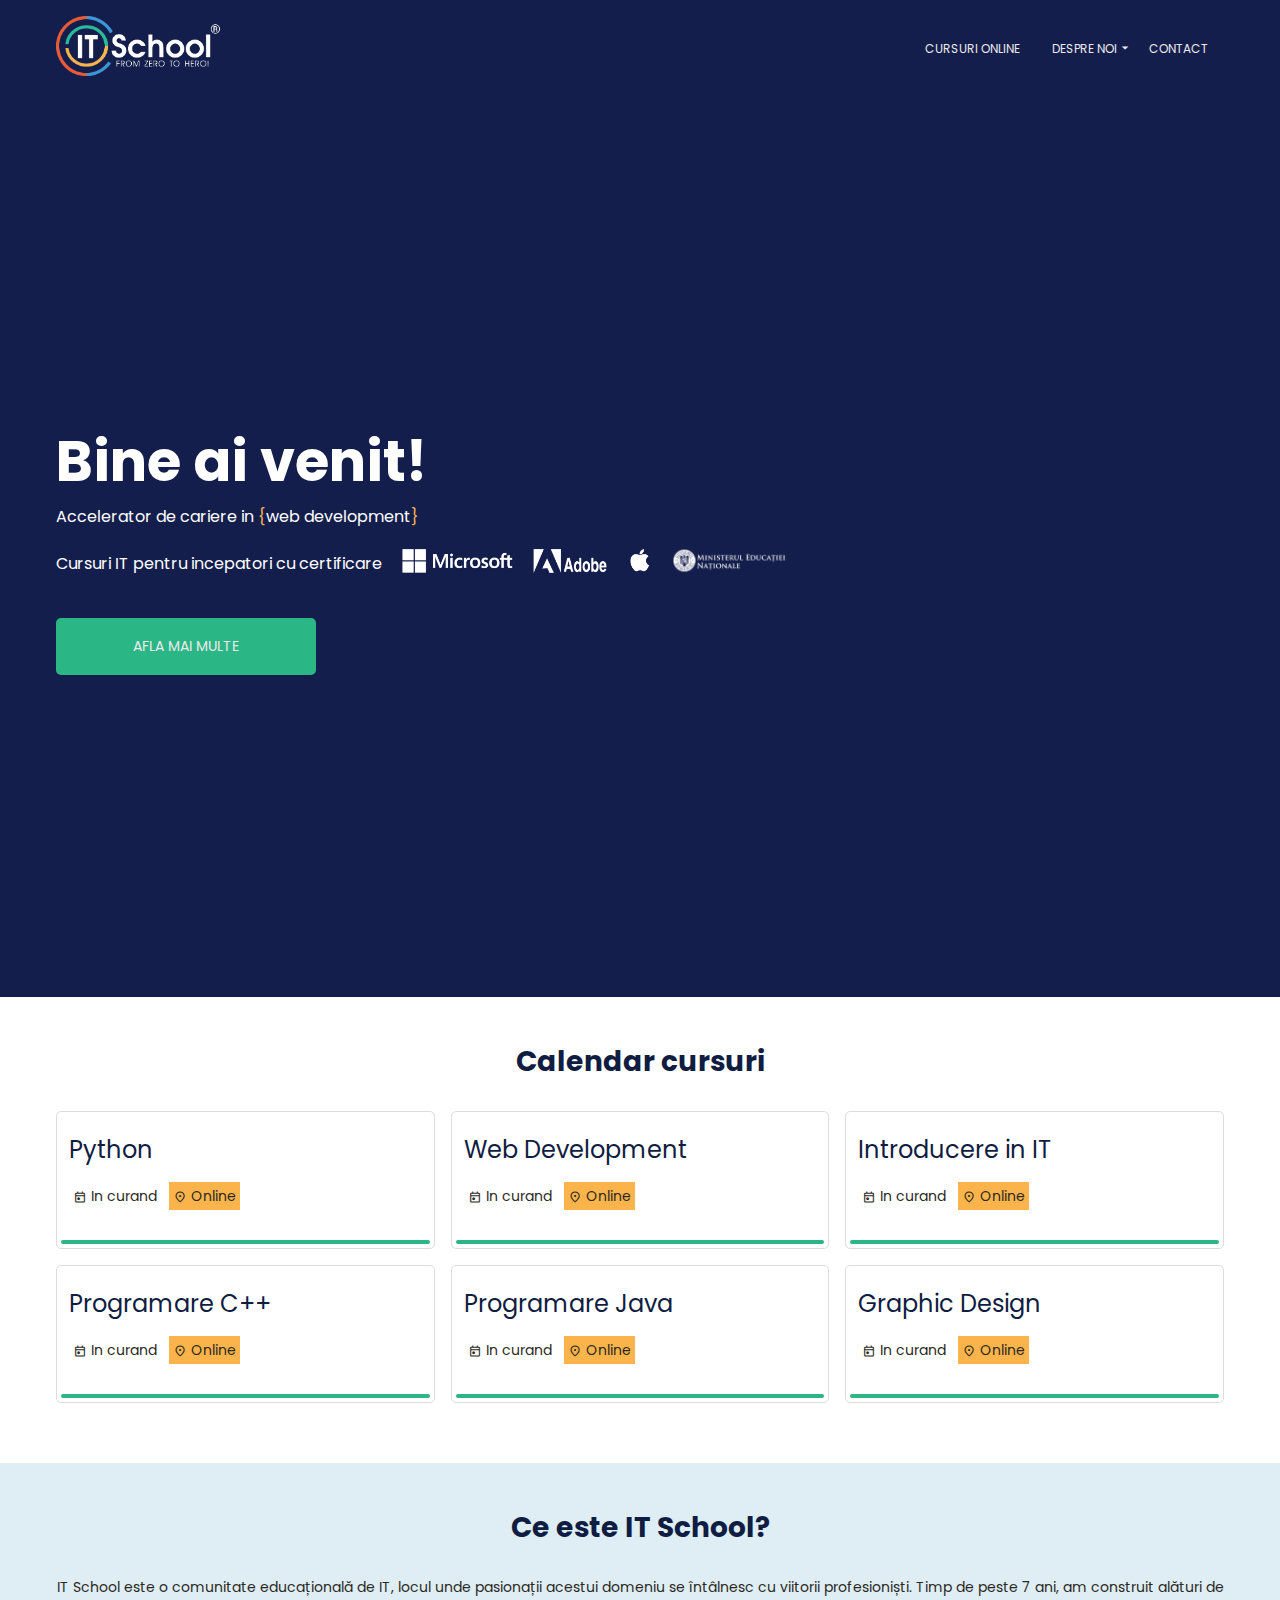
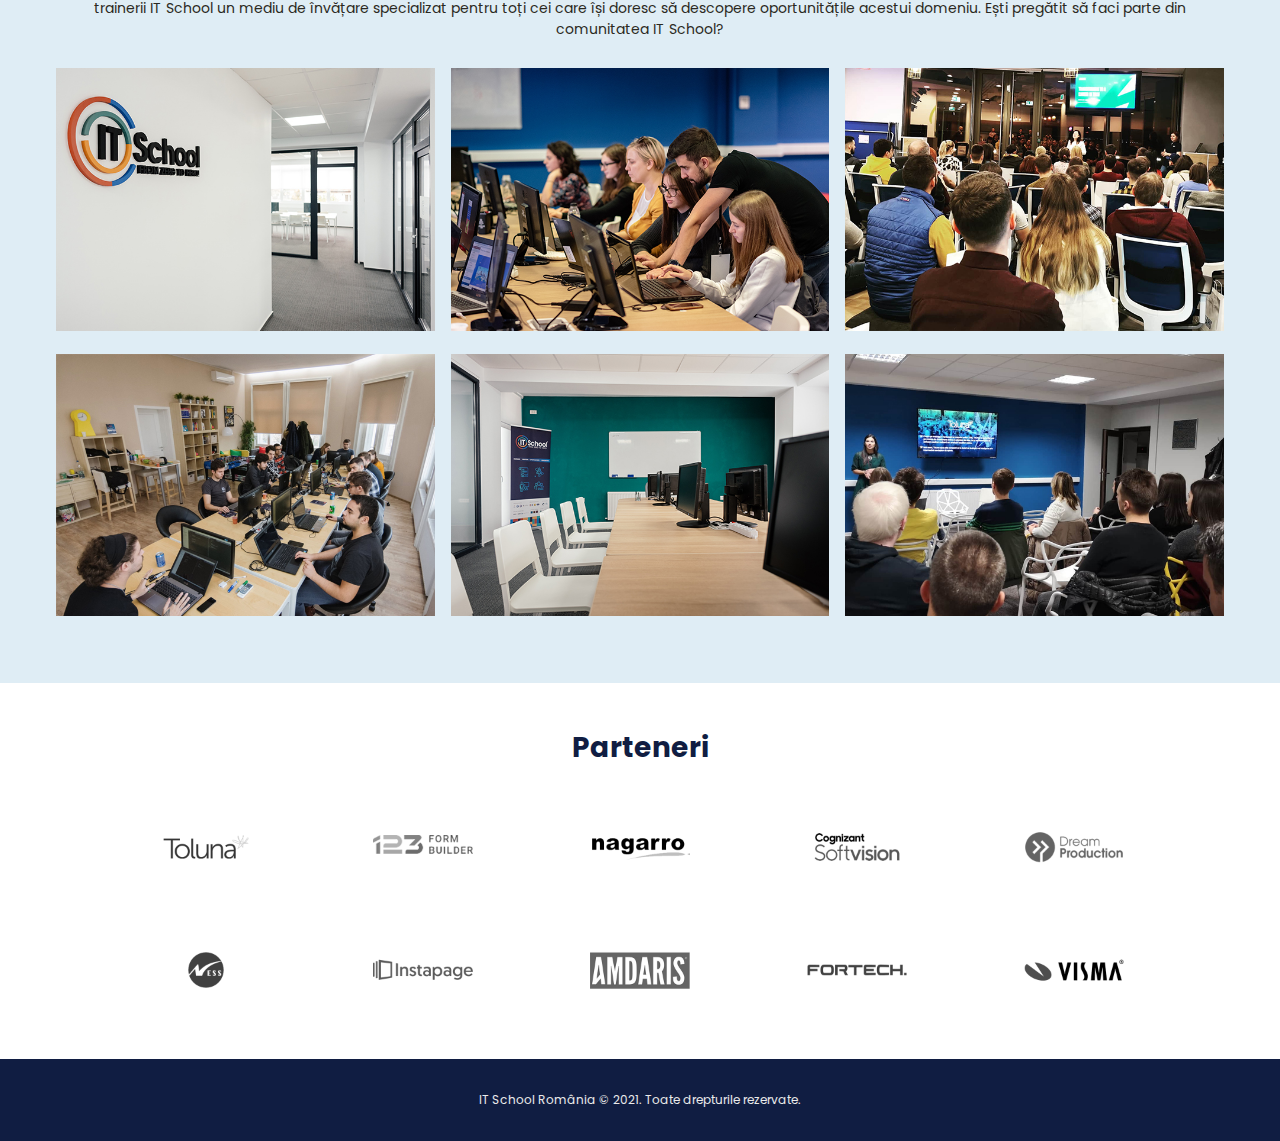
<file: index.html>
<!DOCTYPE html>
<html lang="en">
	<head>
		<meta charset="UTF-8" />
		<meta http-equiv="X-UA-Compatible" content="IE=edge" />
		<meta name="viewport" content="width=device-width, initial-scale=1.0" />
		<!-- Adaugam metatag-urile pentru Google -->
		<title>Clonă IT School UI</title>
		<meta name="description" content="O replică a site-ului itschool.ro" />

		<!-- Includem font-urile prima oara -->
		<link rel="preconnect" href="https://fonts.googleapis.com" />
		<link rel="preconnect" href="https://fonts.gstatic.com" crossorigin />
		<link
			href="https://fonts.googleapis.com/css2?family=Poppins:ital,wght@0,400;0,700;1,400&display=swap"
			rel="stylesheet"
		/>
		<!-- Pentru iconite -->
		<link
			href="https://fonts.googleapis.com/css2?family=Material+Symbols+Outlined:opsz,wght,FILL,GRAD@24,400,0,0"
			rel="stylesheet"
		/>
		<!-- Includem CSS-urile noastre -->
		<link rel="stylesheet" href="css/main.css" />
		<link rel="stylesheet" href="css/home.css" />
	</head>
	<body>
		<header>
			<nav>
				<div class="container">
					<a href="index.html" class="logo-link">
						<img src="img/itschool-logo.png" alt="itschool logo" />
					</a>
					<div class="menu-icon-container">
						<!-- Iconita de meniu + checkbox-ul sunt pentru mobile. -->
						<span class="material-symbols-outlined menu-icon"> menu </span>
						<input type="checkbox" />
						<ul>
							<li>
								<a href="pages/courses.html"> Cursuri Online </a>
							</li>
							<li class="about-us">
								<a href="pages/about.html">
									Despre Noi
									<!-- Iconita luata de pe Material Icons. -->
									<span class="material-symbols-outlined arrow-down-icon">
										arrow_drop_down
									</span>
								</a>
								<!-- Submeniul afisat la hover pe "Despre noi" -->
								<div class="submenu">
									<a href="index.html">IT School</a>
									<a href="pages/about.html">Despre Noi</a>
								</div>
							</li>
							<li>
								<a href="pages/contact.html"> Contact </a>
							</li>
						</ul>
					</div>
				</div>
			</nav>
		</header>

		<main>
			<section class="welcome">
				<div class="container">
					<h1>Bine ai venit!</h1>
					<p>
						Accelerator de cariere in <span>{</span>web development<span
							>}</span
						>
					</p>
					<p>
						Cursuri IT pentru incepatori cu certificare
						<img src="img/microsoft.png" alt="Microsoft" />
						<img src="img/adobe.png" alt="Adobe" />
						<img src="img/apple.png" alt="Apple" />
						<img src="img/minister.png" alt="Ministerul Educatiei" />
					</p>
					<a href="pages/courses.html">Afla mai multe</a>
				</div>
			</section>

			<section class="courses">
				<!-- Pentru containerele care contin grid-uri folosim si clasa grid.
            Putem da mai multe clase unui tag de html, acestea se separa prin spatiu. -->
				<div class="container grid">
					<h2>Calendar cursuri</h2>
					<div class="courses-container">
						<!-- Fiecare curs are aceeasi structura. -->
						<div class="course-wrapper">
							<div class="course">
								<div class="content">
									<h3>Python</h3>
									<div class="badges">
										<span class="date">
											<span class="material-symbols-outlined"> today </span>
											<span>In curand</span>
										</span>
										<span class="place">
											<span class="material-symbols-outlined">
												location_on
											</span>
											<span>Online</span>
										</span>
									</div>
								</div>
								<div class="bar"></div>
							</div>
						</div>
						<div class="course-wrapper">
							<div class="course">
								<div class="content">
									<h3>Web Development</h3>
									<div class="badges">
										<span class="date">
											<span class="material-symbols-outlined"> today </span>
											<span>In curand</span>
										</span>
										<span class="place">
											<span class="material-symbols-outlined">
												location_on
											</span>
											<span>Online</span>
										</span>
									</div>
								</div>
								<div class="bar"></div>
							</div>
						</div>
						<div class="course-wrapper">
							<div class="course">
								<div class="content">
									<h3>Introducere in IT</h3>
									<div class="badges">
										<span class="date">
											<span class="material-symbols-outlined"> today </span>
											<span>In curand</span>
										</span>
										<span class="place">
											<span class="material-symbols-outlined">
												location_on
											</span>
											<span>Online</span>
										</span>
									</div>
								</div>
								<div class="bar"></div>
							</div>
						</div>
						<div class="course-wrapper">
							<div class="course">
								<div class="content">
									<h3>Programare C++</h3>
									<div class="badges">
										<span class="date">
											<span class="material-symbols-outlined"> today </span>
											<span>In curand</span>
										</span>
										<span class="place">
											<span class="material-symbols-outlined">
												location_on
											</span>
											<span>Online</span>
										</span>
									</div>
								</div>
								<div class="bar"></div>
							</div>
						</div>
						<div class="course-wrapper">
							<div class="course">
								<div class="content">
									<h3>Programare Java</h3>
									<div class="badges">
										<span class="date">
											<span class="material-symbols-outlined"> today </span>
											<span>In curand</span>
										</span>
										<span class="place">
											<span class="material-symbols-outlined">
												location_on
											</span>
											<span>Online</span>
										</span>
									</div>
								</div>
								<div class="bar"></div>
							</div>
						</div>
						<div class="course-wrapper">
							<div class="course">
								<div class="content">
									<h3>Graphic Design</h3>
									<div class="badges">
										<span class="date">
											<span class="material-symbols-outlined"> today </span>
											<span>In curand</span>
										</span>
										<span class="place">
											<span class="material-symbols-outlined">
												location_on
											</span>
											<span>Online</span>
										</span>
									</div>
								</div>
								<div class="bar"></div>
							</div>
						</div>
					</div>
				</div>
			</section>

			<section class="who-we-are">
				<div class="container grid">
					<h2>Ce este IT School?</h2>
					<p>
						IT School este o comunitate educațională de IT, locul unde
						pasionații acestui domeniu se întâlnesc cu viitorii profesioniști.
						Timp de peste 7 ani, am construit alături de trainerii IT School un
						mediu de învățare specializat pentru toți cei care își doresc să
						descopere oportunitățile acestui domeniu. Ești pregătit să faci
						parte din comunitatea IT School?
					</p>
					<div class="images-container">
						<div class="image-wrapper">
							<img src="img/about-us-1.jpeg" alt="" />
						</div>
						<div class="image-wrapper">
							<img src="img/about-us-2.jpeg" alt="" />
						</div>
						<div class="image-wrapper">
							<img src="img/about-us-3.jpeg" alt="" />
						</div>
						<div class="image-wrapper">
							<img src="img/about-us-4.jpeg" alt="" />
						</div>
						<div class="image-wrapper">
							<img src="img/about-us-5.jpeg" alt="" />
						</div>
						<div class="image-wrapper">
							<img src="img/about-us-6.jpeg" alt="" />
						</div>
					</div>
				</div>
			</section>

			<section class="partners">
				<div class="container">
					<h2>Parteneri</h2>
					<div class="partners-container">
						<div class="image-wrapper">
							<img src="img/toluna.png" alt="Toluna" />
						</div>
						<div class="image-wrapper">
							<img src="img/123formbuilder.png" alt="123formbuilder" />
						</div>
						<div class="image-wrapper">
							<img src="img/nagarro.png" alt="Nagarro" />
						</div>
						<div class="image-wrapper">
							<img src="img/cognizant.png" alt="SoftVision" />
						</div>
						<div class="image-wrapper">
							<img src="img/dreamproduction.png" alt="Dream Production" />
						</div>
						<div class="image-wrapper">
							<img src="img/ness.png" alt="Ness" />
						</div>
						<div class="image-wrapper">
							<img src="img/instapage.png" alt="Instapage" />
						</div>
						<div class="image-wrapper">
							<img src="img/amdaris.png" alt="Amadaris" />
						</div>
						<div class="image-wrapper">
							<img src="img/fortech.png" alt="Fortech" />
						</div>
						<div class="image-wrapper">
							<img src="img/visma.png" alt="Visma" />
						</div>
					</div>
				</div>
			</section>
		</main>

		<footer>
			<div class="container">
				<p>IT School România © 2021. Toate drepturile rezervate.</p>
			</div>
		</footer>
	</body>
</html>
</file>
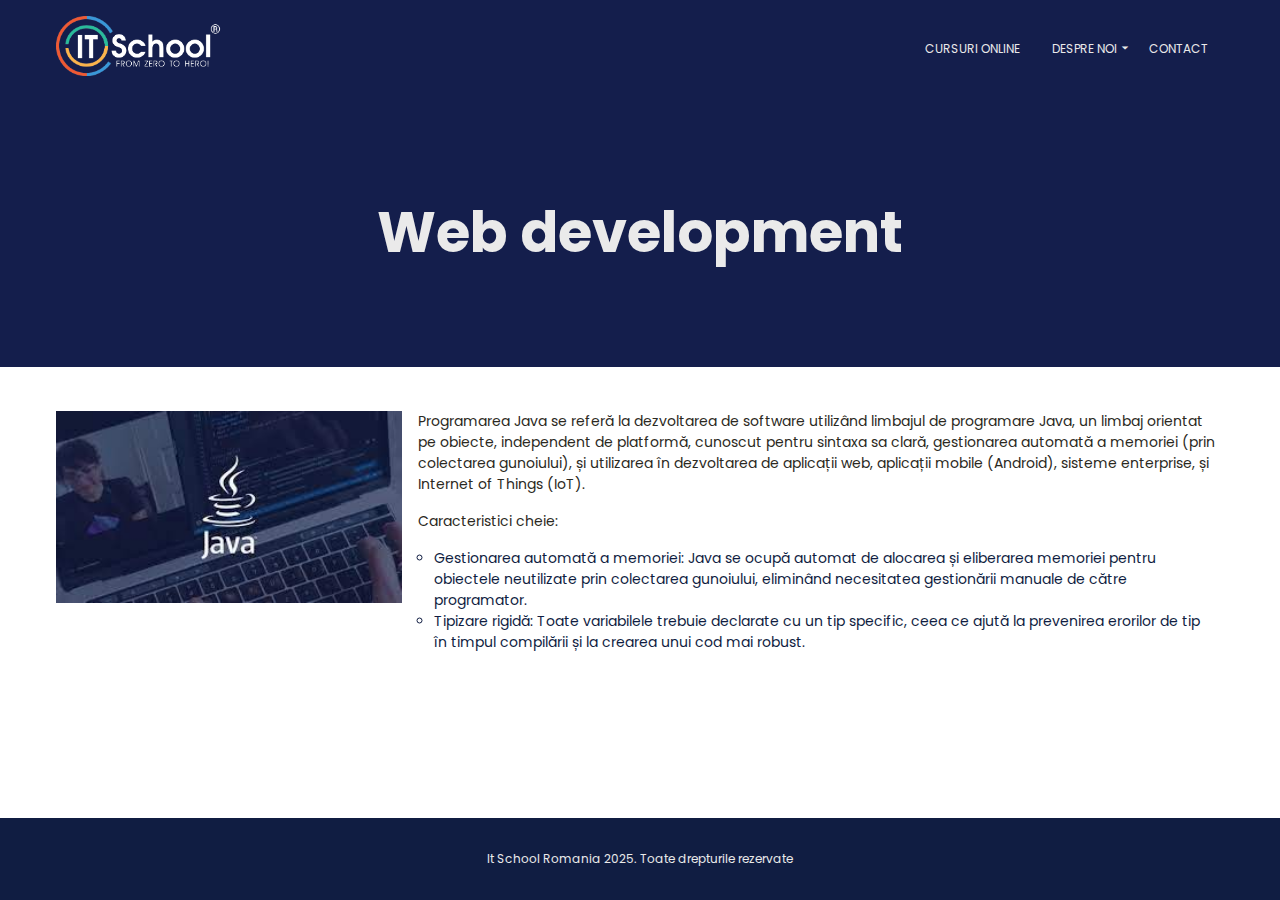
<file: courses/course-java.html>
<!DOCTYPE html>
<html lang="en">
	<head>
		<meta charset="UTF-8" />
		<meta name="viewport" content="width=device-width, initial-scale=1.0" />
		<title>First UI APP</title>
		<!-- adauga, metatag-uri pentru SEO -->
		<meta
			name="description"
			content="Prima aplicatie de UI folosind doar HTML si CSS"
		/>
		<!-- Includem font-urile de la Google -->
		<link rel="preconnect" href="https://fonts.googleapis.com" />
		<link rel="preconnect" href="https://fonts.gstatic.com" crossorigin />
		<link
			href="https://fonts.googleapis.com/css2?family=Poppins:ital,wght@0,400;0,700;1,400&display=swap"
			rel="stylesheet"
		/>
		<!-- Includem iconitele tot de la Google: Material Icons -->
		<link
			href="https://fonts.googleapis.com/css2?family=Material+Symbols+Outlined:opsz,wght,FILL,GRAD@24,400,0,0"
			rel="stylesheet"
		/>
		<!-- Includem css-urile noastre -->
		<link rel="stylesheet" href="../../css/main.css" />
		<link rel="stylesheet" href="../../css/course-detail.css" />
	</head>
	<body>
		<header>
			<nav>
				<div class="container">
					<a href="../../index.html" class="logo-link">
						<img src="../../img/itschool-logo.png" alt="ItSchool" />
					</a>
					<div class="menu-icon-container">
						<!-- Inseram iconita de meniu folosita la mobile + un checkbox folosit ca si hack de css sa aratam/ascundem meniul pe mobile -->
						<span class="material-symbols-outlined menu-icon"> menu </span>
						<input type="checkbox" />
						<ul>
							<li><a href="../courses.html">Cursuri Online</a></li>
							<li class="about-us">
								<a href="../about.html"
									>Despre Noi
									<!-- Inseram iconita de arrow down de pe Material Icons -->
									<span class="material-symbols-outlined arrow-down-icon">
										arrow_drop_down
									</span>
								</a>
								<!-- Inseram sub-meniul afisat la hover 'Despre Noi' -->
								<div class="submenu">
									<a href="../../index.html">HomePage</a>
									<a href="../about.html">Despre Noi</a>
								</div>
							</li>
							<li><a href="../contact.html">Contact</a></li>
						</ul>
					</div>
				</div>
			</nav>
		</header>

		<main>
			<section class="welcome">
				<div class="container">
					<h1>Web development</h1>
				</div>
			</section>

			<div class="container">
				<section class="course-details">
					<div class="course-img">
						<img src="../../img/Java.jpeg" alt="Java" />
					</div>
					<div class="course-content">
						<p>
							Programarea Java se referă la dezvoltarea de software utilizând
							limbajul de programare Java, un limbaj orientat pe obiecte,
							independent de platformă, cunoscut pentru sintaxa sa clară,
							gestionarea automată a memoriei (prin colectarea gunoiului), și
							utilizarea în dezvoltarea de aplicații web, aplicații mobile
							(Android), sisteme enterprise, și Internet of Things (IoT).
						</p>
						<p>Caracteristici cheie:</p>
						<ul>
							<li>
								Gestionarea automată a memoriei: Java se ocupă automat de
								alocarea și eliberarea memoriei pentru obiectele neutilizate
								prin colectarea gunoiului, eliminând necesitatea gestionării
								manuale de către programator.
							</li>
							<li>
								Tipizare rigidă: Toate variabilele trebuie declarate cu un tip
								specific, ceea ce ajută la prevenirea erorilor de tip în timpul
								compilării și la crearea unui cod mai robust.
							</li>
						</ul>
					</div>
				</section>
			</div>
		</main>

		<footer>
			<div class="container">
				<p>It School Romania 2025. Toate drepturile rezervate</p>
			</div>
		</footer>
	</body>
</html>
</file>
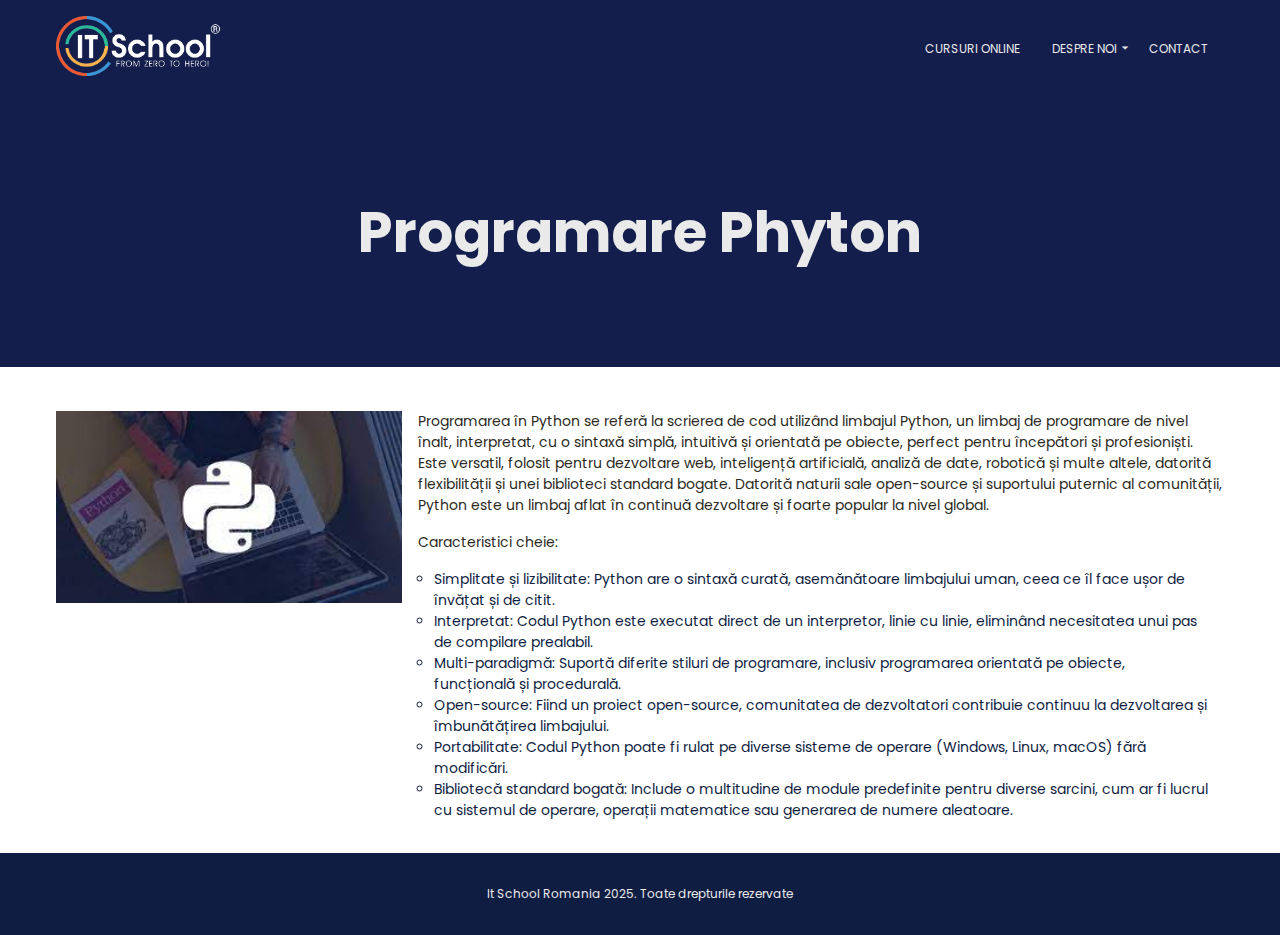
<file: courses/course-python.html>
<!DOCTYPE html>
<html lang="en">
	<head>
		<meta charset="UTF-8" />
		<meta name="viewport" content="width=device-width, initial-scale=1.0" />
		<title>First UI APP</title>
		<!-- adauga, metatag-uri pentru SEO -->
		<meta
			name="description"
			content="Prima aplicatie de UI folosind doar HTML si CSS"
		/>
		<!-- Includem font-urile de la Google -->
		<link rel="preconnect" href="https://fonts.googleapis.com" />
		<link rel="preconnect" href="https://fonts.gstatic.com" crossorigin />
		<link
			href="https://fonts.googleapis.com/css2?family=Poppins:ital,wght@0,400;0,700;1,400&display=swap"
			rel="stylesheet"
		/>
		<!-- Includem iconitele tot de la Google: Material Icons -->
		<link
			href="https://fonts.googleapis.com/css2?family=Material+Symbols+Outlined:opsz,wght,FILL,GRAD@24,400,0,0"
			rel="stylesheet"
		/>
		<!-- Includem css-urile noastre -->
		<link rel="stylesheet" href="../../css/main.css" />
		<link rel="stylesheet" href="../../css/course-detail.css" />
	</head>
	<body>
		<header>
			<nav>
				<div class="container">
					<a href="../../index.html" class="logo-link">
						<img src="../../img/itschool-logo.png" alt="ItSchool" />
					</a>
					<div class="menu-icon-container">
						<!-- Inseram iconita de meniu folosita la mobile + un checkbox folosit ca si hack de css sa aratam/ascundem meniul pe mobile -->
						<span class="material-symbols-outlined menu-icon"> menu </span>
						<input type="checkbox" />
						<ul>
							<li><a href="../courses.html">Cursuri Online</a></li>
							<li class="about-us">
								<a href="../about.html"
									>Despre Noi
									<!-- Inseram iconita de arrow down de pe Material Icons -->
									<span class="material-symbols-outlined arrow-down-icon">
										arrow_drop_down
									</span>
								</a>
								<!-- Inseram sub-meniul afisat la hover 'Despre Noi' -->
								<div class="submenu">
									<a href="../../index.html">HomePage</a>
									<a href="../about.html">Despre Noi</a>
								</div>
							</li>
							<li><a href="../contact.html">Contact</a></li>
						</ul>
					</div>
				</div>
			</nav>
		</header>

		<main>
			<section class="welcome">
				<div class="container">
					<h1>Programare Phyton</h1>
				</div>
			</section>

			<div class="container">
				<section class="course-details">
					<div class="course-img">
						<img src="../../img/python.jpeg" alt="Python" />
					</div>
					<div class="course-content">
						<p>
							Programarea în Python se referă la scrierea de cod utilizând
							limbajul Python, un limbaj de programare de nivel înalt,
							interpretat, cu o sintaxă simplă, intuitivă și orientată pe
							obiecte, perfect pentru începători și profesioniști. Este
							versatil, folosit pentru dezvoltare web, inteligență artificială,
							analiză de date, robotică și multe altele, datorită flexibilității
							și unei biblioteci standard bogate. Datorită naturii sale
							open-source și suportului puternic al comunității, Python este un
							limbaj aflat în continuă dezvoltare și foarte popular la nivel
							global.
						</p>
						<p>Caracteristici cheie:</p>
						<ul>
							<li>
								Simplitate și lizibilitate: Python are o sintaxă curată,
								asemănătoare limbajului uman, ceea ce îl face ușor de învățat și
								de citit.
							</li>
							<li>
								Interpretat: Codul Python este executat direct de un
								interpretor, linie cu linie, eliminând necesitatea unui pas de
								compilare prealabil.
							</li>
							<li>
								Multi-paradigmă: Suportă diferite stiluri de programare,
								inclusiv programarea orientată pe obiecte, funcțională și
								procedurală.
							</li>
							<li>
								Open-source: Fiind un proiect open-source, comunitatea de
								dezvoltatori contribuie continuu la dezvoltarea și îmbunătățirea
								limbajului.
							</li>
							<li>
								Portabilitate: Codul Python poate fi rulat pe diverse sisteme de
								operare (Windows, Linux, macOS) fără modificări.
							</li>
							<li>
								Bibliotecă standard bogată: Include o multitudine de module
								predefinite pentru diverse sarcini, cum ar fi lucrul cu sistemul
								de operare, operații matematice sau generarea de numere
								aleatoare.
							</li>
						</ul>
					</div>
				</section>
			</div>
		</main>

		<footer>
			<div class="container">
				<p>It School Romania 2025. Toate drepturile rezervate</p>
			</div>
		</footer>
	</body>
</html>
</file>
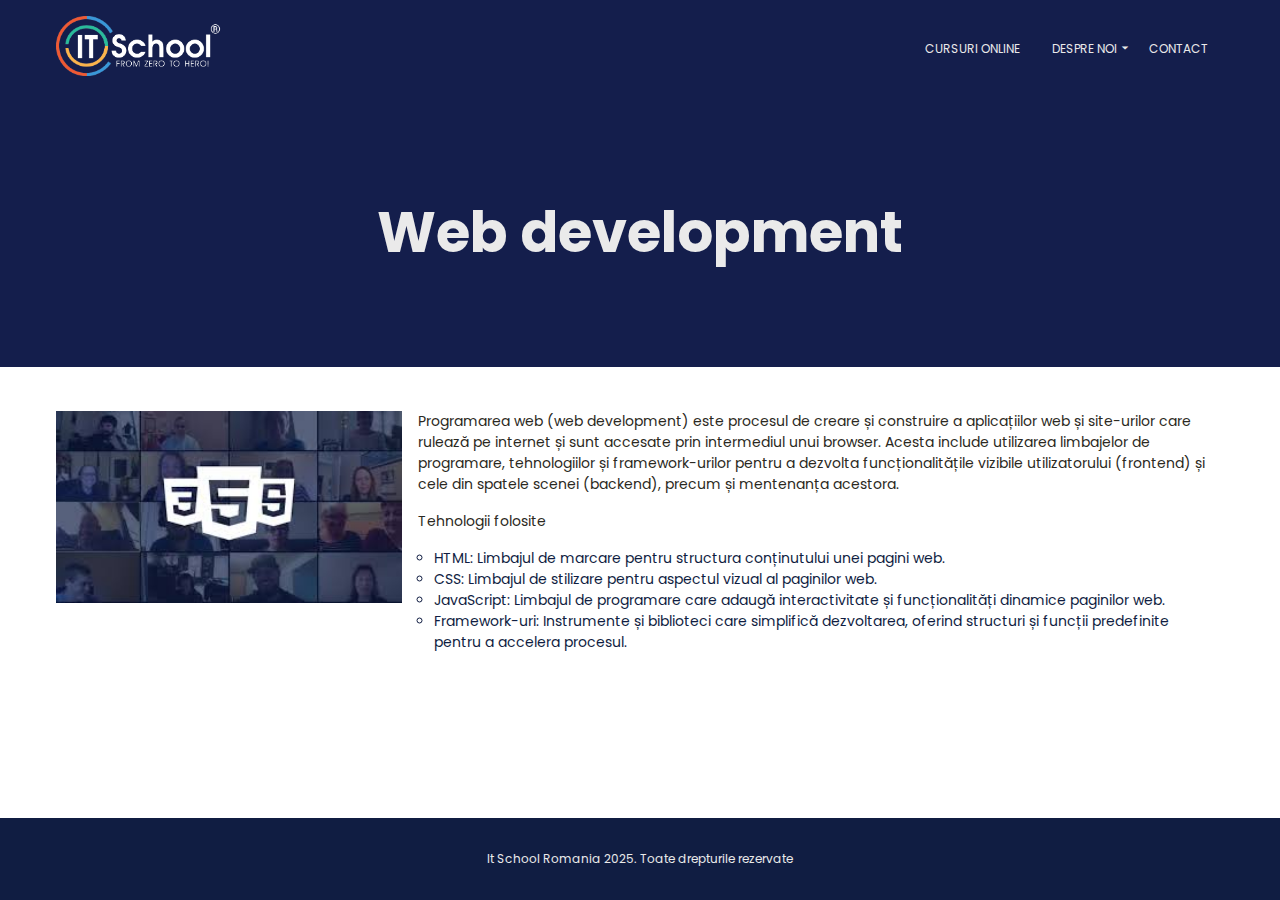
<file: courses/web-dev.html>
<!DOCTYPE html>
<html lang="en">
	<head>
		<meta charset="UTF-8" />
		<meta name="viewport" content="width=device-width, initial-scale=1.0" />
		<title>First UI APP</title>
		<!-- adauga, metatag-uri pentru SEO -->
		<meta
			name="description"
			content="Prima aplicatie de UI folosind doar HTML si CSS"
		/>
		<!-- Includem font-urile de la Google -->
		<link rel="preconnect" href="https://fonts.googleapis.com" />
		<link rel="preconnect" href="https://fonts.gstatic.com" crossorigin />
		<link
			href="https://fonts.googleapis.com/css2?family=Poppins:ital,wght@0,400;0,700;1,400&display=swap"
			rel="stylesheet"
		/>
		<!-- Includem iconitele tot de la Google: Material Icons -->
		<link
			href="https://fonts.googleapis.com/css2?family=Material+Symbols+Outlined:opsz,wght,FILL,GRAD@24,400,0,0"
			rel="stylesheet"
		/>
		<!-- Includem css-urile noastre -->
		<link rel="stylesheet" href="../../css/main.css" />
		<link rel="stylesheet" href="../../css/course-detail.css" />
	</head>
	<body>
		<header>
			<nav>
				<div class="container">
					<a href="../../index.html" class="logo-link">
						<img src="../../img/itschool-logo.png" alt="ItSchool" />
					</a>
					<div class="menu-icon-container">
						<!-- Inseram iconita de meniu folosita la mobile + un checkbox folosit ca si hack de css sa aratam/ascundem meniul pe mobile -->
						<span class="material-symbols-outlined menu-icon"> menu </span>
						<input type="checkbox" />
						<ul>
							<li><a href="../courses.html">Cursuri Online</a></li>
							<li class="about-us">
								<a href="../about.html"
									>Despre Noi
									<!-- Inseram iconita de arrow down de pe Material Icons -->
									<span class="material-symbols-outlined arrow-down-icon">
										arrow_drop_down
									</span>
								</a>
								<!-- Inseram sub-meniul afisat la hover 'Despre Noi' -->
								<div class="submenu">
									<a href="../../index.html">HomePage</a>
									<a href="../about.html">Despre Noi</a>
								</div>
							</li>
							<li><a href="../contact.html">Contact</a></li>
						</ul>
					</div>
				</div>
			</nav>
		</header>

		<main>
			<section class="welcome">
				<div class="container">
					<h1>Web development</h1>
				</div>
			</section>

			<div class="container">
				<section class="course-details">
					<div class="course-img">
						<img src="../../img/web-dev.jpeg" alt="Web development" />
					</div>
					<div class="course-content">
						<p>
							Programarea web (web development) este procesul de creare și
							construire a aplicațiilor web și site-urilor care rulează pe
							internet și sunt accesate prin intermediul unui browser. Acesta
							include utilizarea limbajelor de programare, tehnologiilor și
							framework-urilor pentru a dezvolta funcționalitățile vizibile
							utilizatorului (frontend) și cele din spatele scenei (backend),
							precum și mentenanța acestora.
						</p>
						<p>Tehnologii folosite</p>
						<ul>
							<li>
								HTML: Limbajul de marcare pentru structura conținutului unei
								pagini web.
							</li>
							<li>
								CSS: Limbajul de stilizare pentru aspectul vizual al paginilor
								web.
							</li>
							<li>
								JavaScript: Limbajul de programare care adaugă interactivitate
								și funcționalități dinamice paginilor web.
							</li>
							<li>
								Framework-uri: Instrumente și biblioteci care simplifică
								dezvoltarea, oferind structuri și funcții predefinite pentru a
								accelera procesul.
							</li>
						</ul>
					</div>
				</section>
			</div>
		</main>

		<footer>
			<div class="container">
				<p>It School Romania 2025. Toate drepturile rezervate</p>
			</div>
		</footer>
	</body>
</html>
</file>
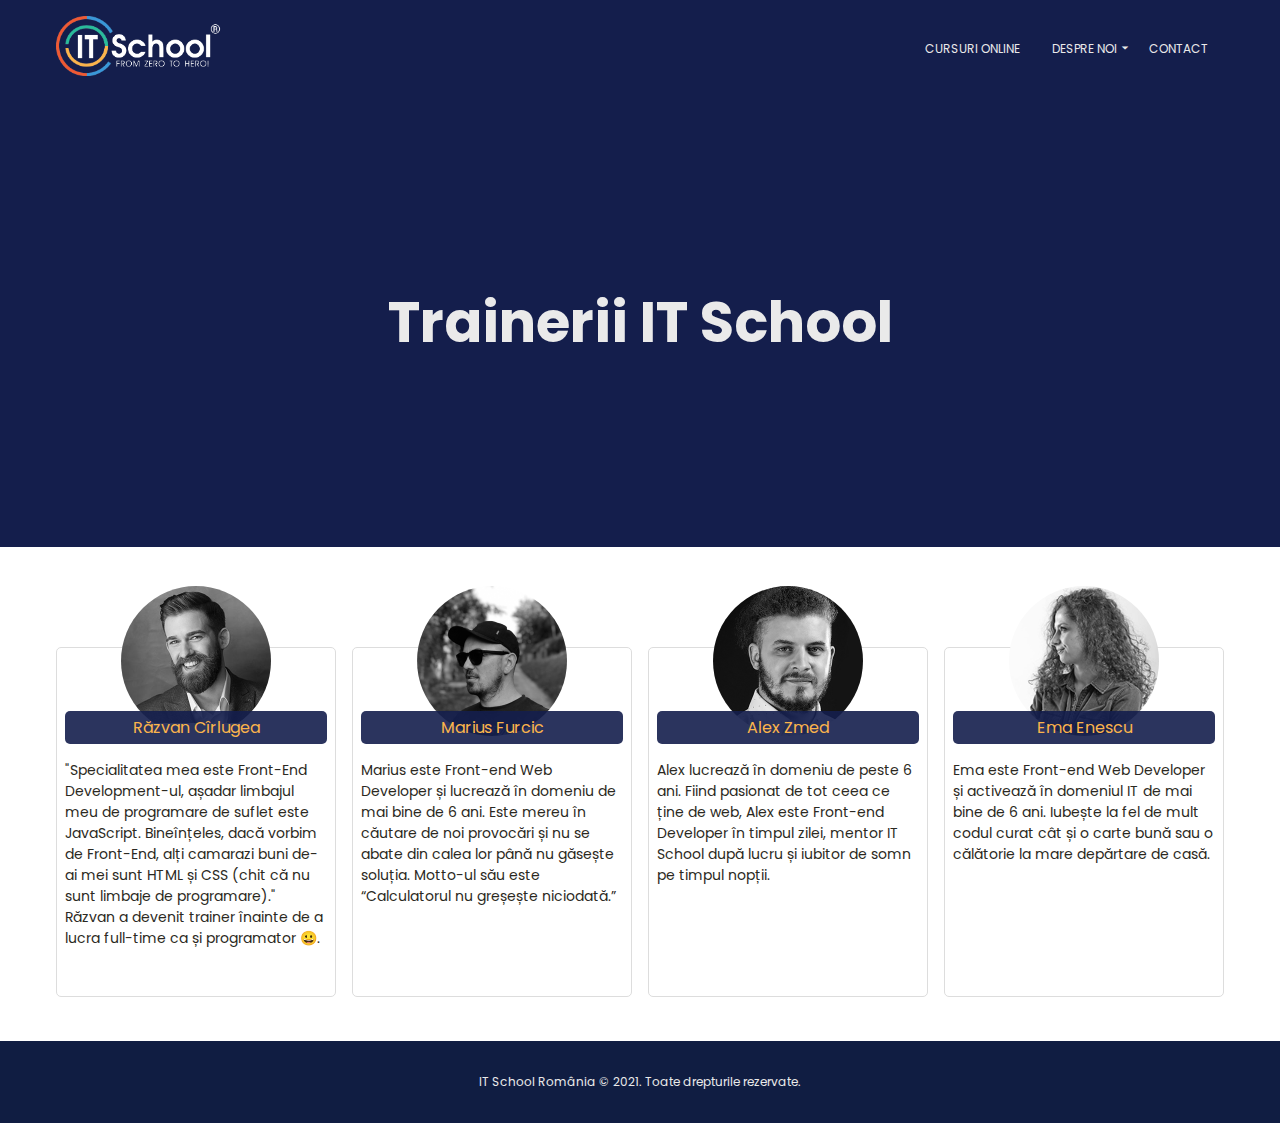
<file: pages/about.html>
<!DOCTYPE html>
<html lang="en">
	<head>
		<meta charset="UTF-8" />
		<meta http-equiv="X-UA-Compatible" content="IE=edge" />
		<meta name="viewport" content="width=device-width, initial-scale=1.0" />
		<!-- Adaugam metatag-urile pentru Google -->
		<title>Clonă IT School</title>
		<meta name="description" content="O replică a site-ului itschool.ro" />
		<!-- Includem font-urile prima oara -->
		<link rel="preconnect" href="https://fonts.googleapis.com" />
		<link rel="preconnect" href="https://fonts.gstatic.com" crossorigin />
		<link
			href="https://fonts.googleapis.com/css2?family=Poppins:ital,wght@0,400;0,700;1,400&display=swap"
			rel="stylesheet"
		/>
		<!-- Pentru iconite -->
		<link
			href="https://fonts.googleapis.com/css2?family=Material+Symbols+Outlined:opsz,wght,FILL,GRAD@24,400,0,0"
			rel="stylesheet"
		/>
		<!-- Includem CSS-urile noastre -->
		<link rel="stylesheet" href="../css/main.css" />
		<link rel="stylesheet" href="../css/about.css" />
	</head>
	<body>
		<header>
			<nav>
				<div class="container">
					<a href="../index.html" class="logo-link">
						<img src="../img/itschool-logo.png" alt="itschool logo" />
					</a>
					<div class="menu-icon-container">
						<!-- Iconita de meniu + checkbox-ul sunt pentru mobile. -->
						<span class="material-symbols-outlined menu-icon"> menu </span>
						<input type="checkbox" />
						<ul>
							<li>
								<a href="courses.html"> Cursuri Online </a>
							</li>
							<li class="about-us">
								<a href="about.html">
									Despre Noi
									<!-- Iconita luata de pe Material Icons. -->
									<span class="material-symbols-outlined arrow-down-icon">
										arrow_drop_down
									</span>
								</a>
								<!-- Submeniul afisat la hover pe "Despre noi" -->
								<div class="submenu">
									<a href="../index.html">IT School</a>
									<a href="about.html">Despre Noi</a>
								</div>
							</li>
							<li>
								<a href="contact.html"> Contact </a>
							</li>
						</ul>
					</div>
				</div>
			</nav>
		</header>

		<main>
			<section class="welcome">
				<div class="container">
					<h1>Trainerii IT School</h1>
				</div>
			</section>

			<section class="trainers">
				<div class="container grid">
					<div class="trainers-container">
						<div class="trainer-wrapper">
							<div class="trainer">
								<div class="image-wrapper">
									<img src="../img/razvan.jpeg" alt="Razvan Cirlugea" />
								</div>
								<h3>Răzvan Cîrlugea</h3>
								<p>
									"Specialitatea mea este Front-End Development-ul, așadar
									limbajul meu de programare de suflet este JavaScript.
									Bineînțeles, dacă vorbim de Front-End, alți camarazi buni
									de-ai mei sunt HTML și CSS (chit că nu sunt limbaje de
									programare)." Răzvan a devenit trainer înainte de a lucra
									full-time ca și programator 😀.
								</p>
							</div>
						</div>
						<div class="trainer-wrapper">
							<div class="trainer">
								<div class="image-wrapper">
									<img src="../img/marius.png" alt="Marius Furcic" />
								</div>
								<h3>Marius Furcic</h3>
								<p>
									Marius este Front-end Web Developer și lucrează în domeniu de
									mai bine de 6 ani. Este mereu în căutare de noi provocări și
									nu se abate din calea lor până nu găsește soluția. Motto-ul
									său este “Calculatorul nu greșește niciodată.”
								</p>
							</div>
						</div>
						<div class="trainer-wrapper">
							<div class="trainer">
								<div class="image-wrapper">
									<img src="../img/alex.jpeg" alt="Alex Zmed" />
								</div>
								<h3>Alex Zmed</h3>
								<p>
									Alex lucrează în domeniu de peste 6 ani. Fiind pasionat de tot
									ceea ce ține de web, Alex este Front-end Developer în timpul
									zilei, mentor IT School după lucru și iubitor de somn pe
									timpul nopții.
								</p>
							</div>
						</div>
						<div class="trainer-wrapper">
							<div class="trainer">
								<div class="image-wrapper">
									<img src="../img/ema.jpeg" alt="Ema Enescu" />
								</div>
								<h3>Ema Enescu</h3>
								<p>
									Ema este Front-end Web Developer și activează în domeniul IT
									de mai bine de 6 ani. Iubește la fel de mult codul curat cât
									și o carte bună sau o călătorie la mare depărtare de casă.
								</p>
							</div>
						</div>
					</div>
				</div>
			</section>
		</main>

		<footer>
			<div class="container">
				<p>IT School România © 2021. Toate drepturile rezervate.</p>
			</div>
		</footer>
	</body>
</html>
</file>
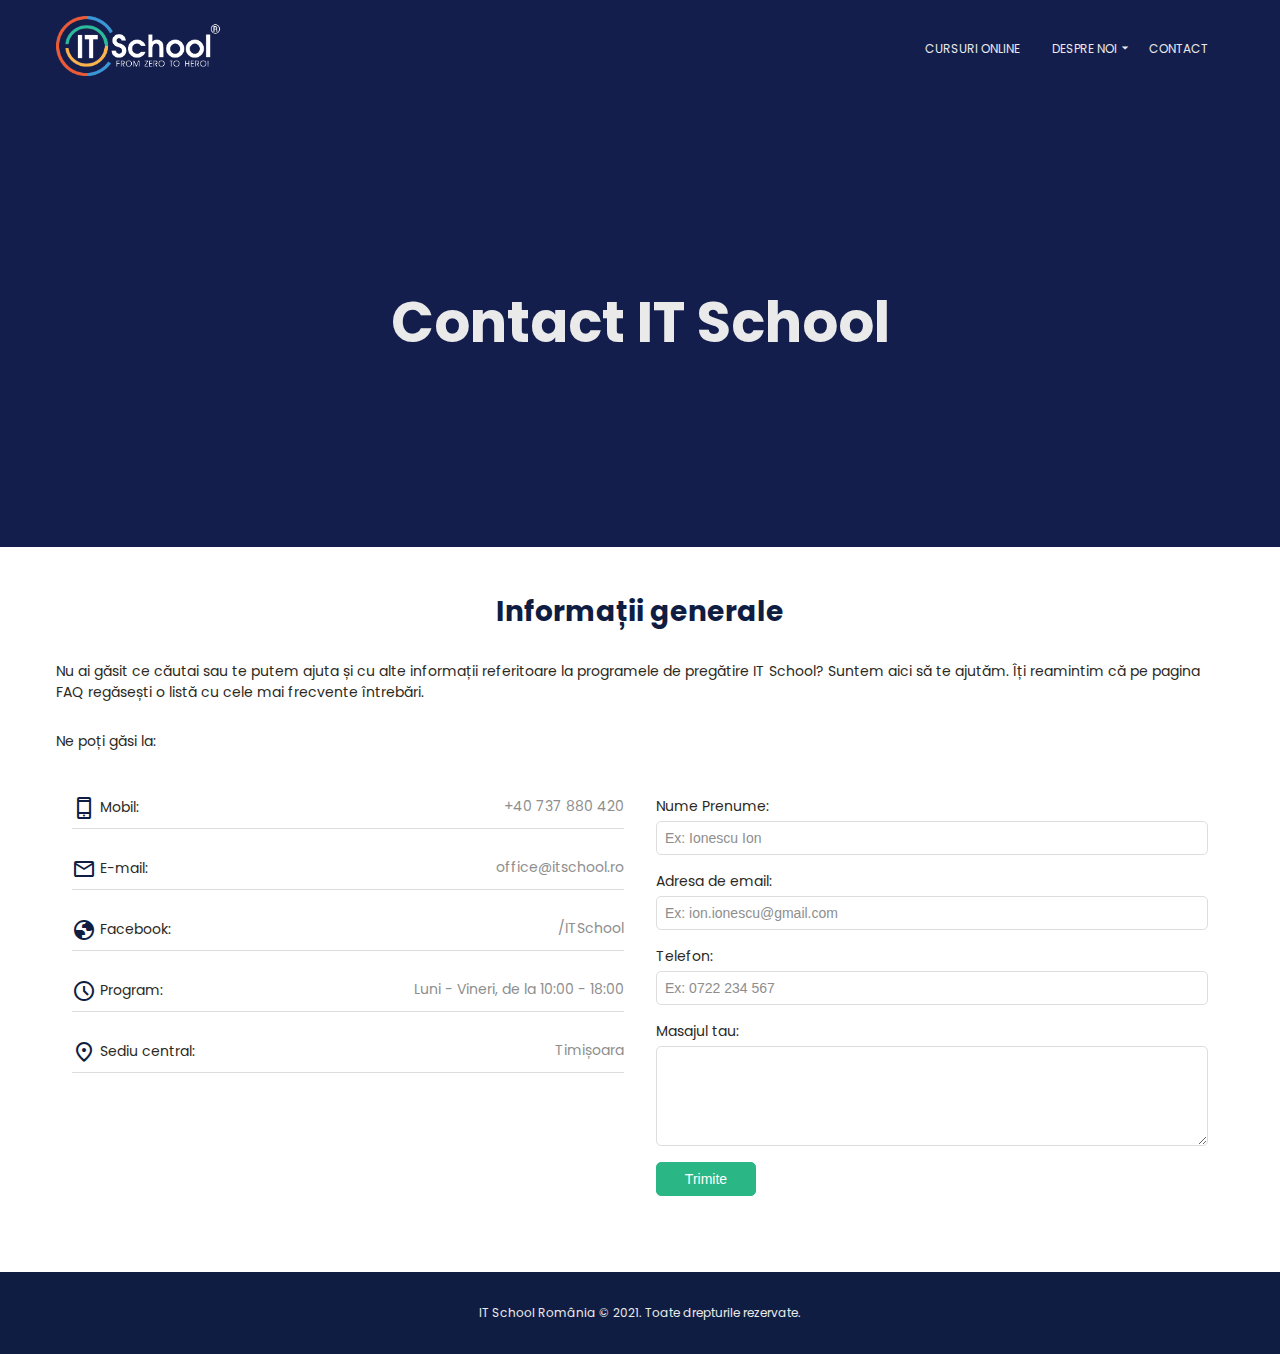
<file: pages/contact.html>
<!DOCTYPE html>
<html lang="en">
	<head>
		<meta charset="UTF-8" />
		<meta http-equiv="X-UA-Compatible" content="IE=edge" />
		<meta name="viewport" content="width=device-width, initial-scale=1.0" />
		<!-- Adaugam metatag-urile pentru Google -->
		<title>Clonă IT School</title>
		<meta name="description" content="O replică a site-ului itschool.ro" />
		<!-- Includem font-urile prima oara -->
		<link rel="preconnect" href="https://fonts.googleapis.com" />
		<link rel="preconnect" href="https://fonts.gstatic.com" crossorigin />
		<link
			href="https://fonts.googleapis.com/css2?family=Poppins:ital,wght@0,400;0,700;1,400&display=swap"
			rel="stylesheet"
		/>
		<!-- Pentru iconite -->
		<link
			href="https://fonts.googleapis.com/css2?family=Material+Symbols+Outlined:opsz,wght,FILL,GRAD@24,400,0,0"
			rel="stylesheet"
		/>
		<!-- Includem CSS-urile noastre -->
		<link rel="stylesheet" href="../css/main.css" />
		<link rel="stylesheet" href="../css/contact.css" />
	</head>

	<body>
		<header>
			<nav>
				<div class="container">
					<a href="../index.html" class="logo-link">
						<img src="../img/itschool-logo.png" alt="itschool logo" />
					</a>
					<div class="menu-icon-container">
						<!-- Iconita de meniu + checkbox-ul sunt pentru mobile. -->
						<span class="material-symbols-outlined menu-icon"> menu </span>
						<input type="checkbox" />
						<ul>
							<li>
								<a href="courses.html"> Cursuri Online </a>
							</li>
							<li class="about-us">
								<a href="about.html">
									Despre Noi
									<!-- Iconita luata de pe Material Icons. -->
									<span class="material-symbols-outlined arrow-down-icon">
										arrow_drop_down
									</span>
								</a>
								<!-- Submeniul afisat la hover pe "Despre noi" -->
								<div class="submenu">
									<a href="../index.html">IT School</a>
									<a href="about.html">Despre Noi</a>
								</div>
							</li>
							<li>
								<a href="contact.html"> Contact </a>
							</li>
						</ul>
					</div>
				</div>
			</nav>
		</header>

		<main>
			<section class="welcome">
				<div class="container">
					<h1>Contact IT School</h1>
				</div>
			</section>

			<section class="contact">
				<div class="container">
					<h2>Informații generale</h2>
					<p class="main-paragraph">
						Nu ai găsit ce căutai sau te putem ajuta și cu alte informații
						referitoare la programele de pregătire IT School? Suntem aici să te
						ajutăm. Îți reamintim că pe pagina FAQ regăsești o listă cu cele mai
						frecvente întrebări.
					</p>
					<p class="main-paragraph">Ne poți găsi la:</p>
					<div class="contact-wrapper">
						<ul>
							<li>
								<p>
									<span class="material-symbols-outlined"> phone_iphone </span>
									Mobil:
								</p>
								<a href="tel:0040737880420">+40 737 880 420</a>
							</li>
							<li>
								<p>
									<span class="material-symbols-outlined"> email </span>
									E-mail:
								</p>
								<a href="mailto:office@itschool.ro">office@itschool.ro</a>
							</li>
							<li>
								<p>
									<span class="material-symbols-outlined"> globe </span>
									Facebook:
								</p>
								<a href="https://www.facebook.com/itschool.ro/">/ITSchool</a>
							</li>
							<li>
								<p>
									<span class="material-symbols-outlined"> schedule </span>
									Program:
								</p>
								<p class="description">Luni - Vineri, de la 10:00 - 18:00</p>
							</li>
							<li>
								<p>
									<span class="material-symbols-outlined"> location_on </span>
									Sediu central:
								</p>
								<p class="description">Timișoara</p>
							</li>
						</ul>
						<form class="contact-form">
							<label for="name">Nume Prenume:</label>
							<input type="text" placeholder="Ex: Ionescu Ion" id="name" />
							<label for="email">Adresa de email:</label>
							<input
								type="email"
								placeholder="Ex: ion.ionescu@gmail.com"
								id="email"
							/>
							<label for="phone">Telefon:</label>
							<input type="text" placeholder="Ex: 0722 234 567" id="phone" />
							<label for="message">Masajul tau:</label>
							<textarea id="message"></textarea>
							<input type="submit" value="Trimite" />
						</form>
					</div>
				</div>
			</section>
		</main>

		<footer>
			<div class="container">
				<p>IT School România © 2021. Toate drepturile rezervate.</p>
			</div>
		</footer>
	</body>
</html>
</file>
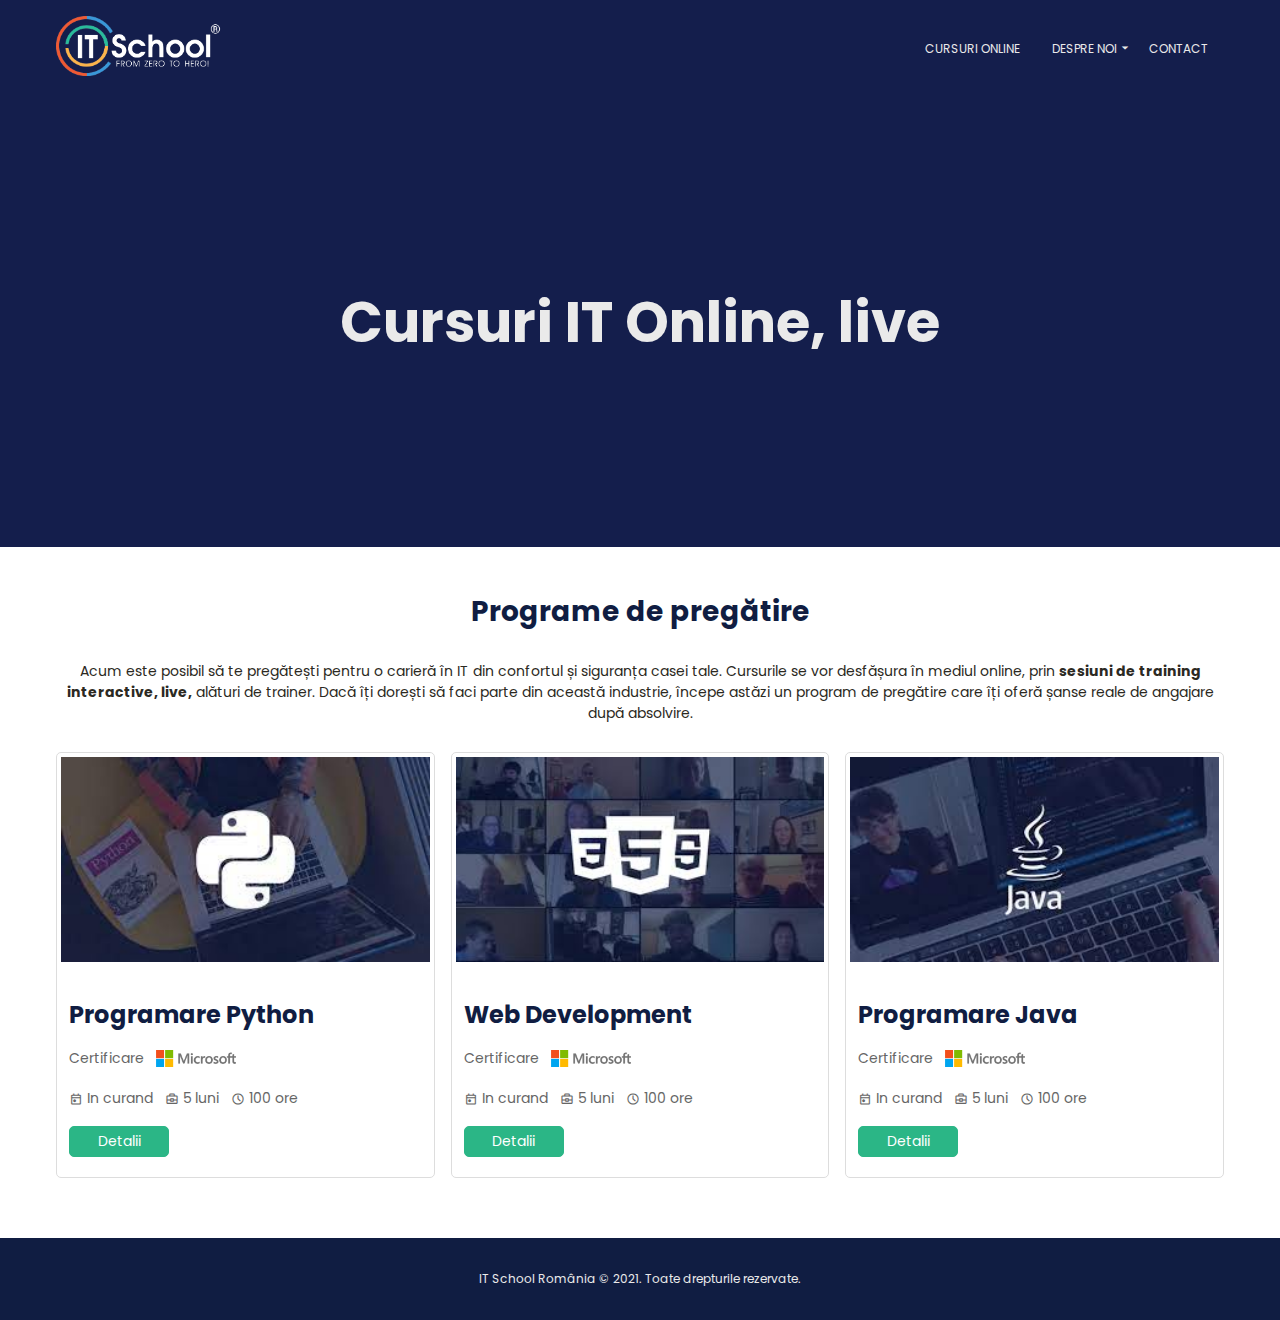
<file: pages/courses.html>
<!DOCTYPE html>
<html lang="en">
	<head>
		<meta charset="UTF-8" />
		<meta http-equiv="X-UA-Compatible" content="IE=edge" />
		<meta name="viewport" content="width=device-width, initial-scale=1.0" />
		<!-- Adaugam metatag-urile pentru Google -->
		<title>Clonă IT School</title>
		<meta name="description" content="O replică a site-ului itschool.ro" />
		<!-- Includem font-urile prima oara -->
		<link rel="preconnect" href="https://fonts.googleapis.com" />
		<link rel="preconnect" href="https://fonts.gstatic.com" crossorigin />
		<link
			href="https://fonts.googleapis.com/css2?family=Poppins:ital,wght@0,400;0,700;1,400&display=swap"
			rel="stylesheet"
		/>
		<!-- Pentru iconite -->
		<link
			href="https://fonts.googleapis.com/css2?family=Material+Symbols+Outlined:opsz,wght,FILL,GRAD@24,400,0,0"
			rel="stylesheet"
		/>
		<!-- Includem CSS-urile noastre -->
		<link rel="stylesheet" href="../css/main.css" />
		<link rel="stylesheet" href="../css/courses.css" />
	</head>

	<body>
		<header>
			<nav>
				<div class="container">
					<a href="../index.html" class="logo-link">
						<img src="../img/itschool-logo.png" alt="itschool logo" />
					</a>
					<div class="menu-icon-container">
						<!-- Iconita de meniu + checkbox-ul sunt pentru mobile. -->
						<span class="material-symbols-outlined menu-icon"> menu </span>
						<input type="checkbox" />
						<ul>
							<li>
								<a href="courses.html"> Cursuri Online </a>
							</li>
							<li class="about-us">
								<a href="about.html">
									Despre Noi
									<!-- Iconita luata de pe Material Icons. -->
									<span class="material-symbols-outlined arrow-down-icon">
										arrow_drop_down
									</span>
								</a>
								<!-- Submeniul afisat la hover pe "Despre noi" -->
								<div class="submenu">
									<a href="../index.html">IT School</a>
									<a href="about.html">Despre Noi</a>
								</div>
							</li>
							<li>
								<a href="contact.html"> Contact </a>
							</li>
						</ul>
					</div>
				</div>
			</nav>
		</header>

		<main>
			<section class="welcome">
				<div class="container">
					<h1>Cursuri IT Online, live</h1>
				</div>
			</section>

			<section class="courses">
				<div class="container grid">
					<h2>Programe de pregătire</h2>
					<p class="main-paragraph">
						Acum este posibil să te pregătești pentru o carieră în IT din
						confortul și siguranța casei tale. Cursurile se vor desfășura în
						mediul online, prin
						<strong>sesiuni de training interactive, live,</strong> alături de
						trainer. Dacă îți dorești să faci parte din această industrie,
						începe astăzi un program de pregătire care îți oferă șanse reale de
						angajare după absolvire.
					</p>
					<div class="courses-container">
						<div class="course-wrapper">
							<div class="course">
								<img
									src="../img/python.jpeg"
									alt=""
									class="presentation-image"
								/>
								<div class="content">
									<h3>Programare Python</h3>
									<p class="certification">
										Certificare
										<img
											src="../img/microsoft-color.png"
											alt=""
											class="microsoft-logo"
										/>
									</p>
									<div class="details">
										<span class="date">
											<span class="material-symbols-outlined"> today </span>
											<span>In curand</span>
										</span>
										<span class="duration-months">
											<span class="material-symbols-outlined">
												business_center
											</span>
											<span>5 luni</span>
										</span>
										<span class="duration-hours">
											<span class="material-symbols-outlined"> schedule </span>
											<span>100 ore</span>
										</span>
									</div>
									<a href="#">Detalii</a>
								</div>
							</div>
						</div>
						<div class="course-wrapper">
							<div class="course">
								<img
									src="../img/web-dev.jpeg"
									alt=""
									class="presentation-image"
								/>
								<div class="content">
									<h3>Web Development</h3>
									<p class="certification">
										Certificare
										<img
											src="../img/microsoft-color.png"
											alt=""
											class="microsoft-logo"
										/>
									</p>
									<div class="details">
										<span class="date">
											<span class="material-symbols-outlined"> today </span>
											<span>In curand</span>
										</span>
										<span class="duration-months">
											<span class="material-symbols-outlined">
												business_center
											</span>
											<span>5 luni</span>
										</span>
										<span class="duration-hours">
											<span class="material-symbols-outlined"> schedule </span>
											<span>100 ore</span>
										</span>
									</div>
									<a href="#">Detalii</a>
								</div>
							</div>
						</div>
						<div class="course-wrapper">
							<div class="course">
								<img src="../img/Java.jpeg" alt="" class="presentation-image" />
								<div class="content">
									<h3>Programare Java</h3>
									<p class="certification">
										Certificare
										<img
											src="../img/microsoft-color.png"
											alt=""
											class="microsoft-logo"
										/>
									</p>
									<div class="details">
										<span class="date">
											<span class="material-symbols-outlined"> today </span>
											<span>In curand</span>
										</span>
										<span class="duration-months">
											<span class="material-symbols-outlined">
												business_center
											</span>
											<span>5 luni</span>
										</span>
										<span class="duration-hours">
											<span class="material-symbols-outlined"> schedule </span>
											<span>100 ore</span>
										</span>
									</div>
									<a href="#">Detalii</a>
								</div>
							</div>
						</div>
					</div>
				</div>
			</section>
		</main>

		<footer>
			<div class="container">
				<p>IT School România © 2021. Toate drepturile rezervate.</p>
			</div>
		</footer>
	</body>
</html>
</file>
<file: css/main.css>
/* Adaugam varaibile */
:root {
    --text-primary: #101d42;
    --text-secondary: #fbb44c;
    --text-dark: #2b2922;
    --text-light: #eaeaea;
    --text-white: #ffffff;

    --bg-primary: #141e4c;
    --bg-secondary: #dfedf5;
    --bg-dark: #101d42;
    --bg-light: #ffffff;

    --button-color: #2bb686;

    --fs-large: 16px;
    --fs-medium: 14px;
    --fs-small: 12px;

    --spacing-xl: 42px;
    --spacing-large: 28px;
    --spacing-medium: 16px;
    --spacing-small: 8px;
    --spacing-tiny: 4px;

    --mobile-logo-height: 45px;
}

/* Resetam proprietatile default */
* {
    box-sizing: border-box;
}

body, h1, h2, h3, p {
    margin: 0;
    padding: 0;
}

ul {
  list-style-type: none;
  margin: 0;
  padding: 0;
}

a {
    display: block;
    text-decoration: none;
}

/* Resetam stilurile aduagate by default pe mobile */
input[type="submit"] {
    -webkit-appearance: none;
    -moz-appearance: none;
    appearance: none;
    opacity: 1;
}

/* Adaugam proprietati legate de font */
body {
    font-family: 'Poppins', sans-serif;
}

h1 {
    font-size: 56px;
}

h2 {
    font-size: 28px;
}

h3 {
    font-size: 24px;
}

p {
    font-size: var(--fs-medium);
}

/* Adaugam proprietati legate de culori */
h1 {
    color: var(--text-light);
}

h2 {
    color: var(--text-primary);
}

h3 {
    color: var(--text-secondary);
}

p {
    color: var(--text-dark);
}

/* Clase reutilizabile */
.container {
    max-width: 1200px;
    min-width: 320px;

    margin: auto;

    padding: var(--spacing-medium);
}

/* Layout */
body {
    display: flex;
    flex-direction: column;

    min-height: 100vh;
}

main {
    flex-grow: 1;
}

/* Stilizeara nav-ului */
header {
    position: sticky;
    top: 0;

    width: 100%;

    background-color: var(--bg-primary);

    z-index: 2;
}

nav .container {
    display: flex;
    justify-content: space-between;
    align-items: center;
}

nav .logo-link {
    padding: 0;
}

nav img {
    width: auto;
    height: 60px;
}

/* Meniul si checkbox-ul sunt necesare doar pentru versiunea de mobile. */
nav .menu-icon {
    color: var(--text-light);
    display: none;
}

nav input[type="checkbox"] {
    display: none;
}

nav ul {
    display: flex;
}

nav li {
    position: relative;
}

nav a {
    font-size: var(--fs-small);
    /* Transformam textul sa contina doar majuscule.*/
    text-transform: uppercase;

    color: var(--text-light);

    padding: var(--spacing-medium);
}

nav .arrow-down-icon {
    font-size: var(--fs-large);

    /* Daca nu specificam top, left, right sau bottom, elementul va fi pozitionat automat, iar in acest caz il pozitioneaza fix cum trebuie. */
    position: absolute;
}

nav a:hover {
    color: var(--text-secondary);
}

nav .submenu {
    /* Initial, submeniul nu este afisat. Afisarea sa se face la hover pe parinte. */
    display: none;

    position: absolute;
    top: calc(100% - var(--spacing-small));
    left: var(--spacing-medium);

    width: 160px;
    padding: var(--spacing-tiny) 0;

    background-color: var(--bg-dark);

    z-index: 3;
}

nav .submenu a {
    padding: var(--spacing-tiny) var(--spacing-small);
}

/* Atentie la acest selector! display: block se aplica pe elementul cu clasa submenu, doar atunci cand parintele cu clasa about us are hover! */
nav .about-us:hover .submenu {
    display: block;
}

/* Stilizarea pentru mobile */
@media (max-width: 768px) {
    nav img {
        height: var(--mobile-logo-height);
    }

    /* Ascundem link-urile si afisam iconita de meniu, la pachet cu checkbox-ul.
    De asemenea, ascundem submeniul (intrucat am avea nevoie de JS ca sa-l facem pe mobil) si iconita ce indica prezenta lui. */
    nav ul {
        display: none;
    }

    nav .menu-icon {
        display: block;
    }

    nav .menu-icon-container {
        position: relative;
    }

    /* Un nou tip de selector: sleectam input-ul care are ca atribut type="checkbox." */
    nav input[type="checkbox"] {
        /* Pe mobil checkbox-ul trebuie sa fie prezent pe ecran. */
        display: block;

        /* Practic, punem checkbox-ul deasupra iconitei de meniu. */
        position: absolute;
        top: 0;
        left: 0;

        height: 100%;
        width: 100%;

        /* Atentie, opacity 0 doar ascunde vizual elementul, ele inca este prezent pe ecran.*/
        opacity: 0;

        margin: 0;

        /* Schimbam afisajul cursorului mouse-ului. */
        cursor: pointer;
    }

    /* Doua tipuri noi de selector:
    1. input:checked => elementul este stilizat doar daca checkbox-ul se afla in starea checked.
    2. input:checked ~ ul => aplica CSS-ul doar pe FRATII (de acelasi nivel) lui input:checked aflati SUB el ca ordine. Evident, doar fratii care sunt ul. */
    nav input[type="checkbox"]:checked ~ ul {
        display: block;
        width: 100%;

        /* Cand vrem sa ne pozitionam absolut la viewport, folosim position: fixed. Position: absolute s-ar pozitiona fata de primul element relativ, ceea ce nu ne-ar ajuta. */
        position: fixed;
        /* Unde se afiseaza meniul extins pe mobil? Pai imediat sub nav. Cum calculam cat are nav-ul? Dimensiunea logo-ului + padding. */
        top: calc(var(--mobile-logo-height) + 2 * var(--spacing-medium));
        left: 0;

        background-color: var(--bg-dark);
    }
    nav .arrow-down-icon {
        display: none;
    }

    nav .about-us:hover .submenu {
        display: none;
    }

}


/* Footer */
footer {
    background-color: var(--bg-dark);
}

footer p {
    font-size: var(--fs-small);
    text-align: center;

    color: var(--text-light);

    padding: var(--spacing-medium) 0;
}
</file>
<file: css/home.css>
/* Welcome section */
.welcome {
  height: 100vh;
  width: 100%;
  background-color: var(--bg-primary);

  display: flex;
  justify-content: flex-start;
  align-items: center;
}

.welcome h1,
.welcome p {
  color: var(--text-white);
}

.welcome p {
  font-size: var(--fs-large);
  margin-bottom: var(--spacing-medium);
}

.welcome p:last-of-type {
  margin-bottom: var(--spacing-xl);
}

.welcome p span {
  color: var(--text-secondary);
}

.welcome img {
  height: 24px;
  width: auto;

  margin-left: var(--spacing-medium);

  /* Un bun exemplu de positionare relativa: mutam imaginile mai jos fata de pozitia lor initiala, pentru a arata mai bine. */
  position: relative;
  top: var(--spacing-tiny);
}

.welcome .container {
  display: flex;
  flex-direction: column;

  /* Vrem ca al nostru container sa ocupe tot spatiul disponibil. */
  flex-grow: 1;
}

.welcome a {
  color: var(--text-light);
  background-color: var(--button-color);

  font-size: var(--fs-medium);
  text-transform: uppercase;
  text-align: center;

  padding: var(--spacing-medium);
  border: 2px solid var(--button-color);
  border-radius: 5px;

  width: 260px;
}

.welcome a:hover {
  background-color: transparent;
}

@media (max-width: 768px) {
  .welcome h1 {
    font-size: 40px;
  }

  /* Vrem ca ultimul paragraf sa nu aiba margine. */
  .welcome p:last-of-type {
    margin-bottom: 0;
  }

  .welcome img {
    display: block;

    margin-top: var(--spacing-medium);
    margin-left: var(--spacing-small);
  }

  .welcome a {
    /* Asundem butonul pe mobil. */
    display: none;
  }

  .welcome {
    padding-bottom: 64px;
  }
}

/* Couses section */
.courses h2 {
  margin: var(--spacing-large) 0;
  text-align: center;
}

/* Stilizarea se aplica doar pe un element care are IN ACELASI TIMP clasele container si grid. */
.courses .container.grid {
  padding: var(--spacing-medium) var(--spacing-small);
}

.courses .courses-container {
  display: flex;
  flex-wrap: wrap;

  margin-bottom: var(--spacing-large);
}

.courses .course-wrapper {
  width: calc(100% / 3);

  padding-left: var(--spacing-small);
  padding-right: var(--spacing-small);
}

.courses .course {
  width: 100%;

  border: 1px solid #ddd;
  border-radius: 5px;
  padding: var(--spacing-tiny);
}

.courses h3 {
  color: var(--text-primary);
  font-weight: 400;
}

.courses span {
  font-size: var(--fs-medium);
  color: var(--text-dark);
}

.courses .material-symbols-outlined {
  /* Veritcal align aliniaza pe vertcala elementele inline. */
  vertical-align: middle;
}

.course .date,
.courses .place {
  padding: var(--spacing-tiny);
}

.courses .place {
  background-color: var(--text-secondary);
  margin-left: var(--spacing-tiny);
}

.courses .course,
.courses h3,
.courses .badges {
  margin-bottom: var(--spacing-medium);
}

.courses .bar {
  height: var(--spacing-tiny);
  background-color: var(--button-color);
  border-radius: 10px;
}

.courses .content {
  padding: var(--spacing-medium) var(--spacing-small);
}

@media (max-width: 992px) {
  .courses .course-wrapper {
    width: 50%;
  }
}

@media (max-width: 768px) {
  .courses .course-wrapper {
    width: 100%;
  }
}

/* Who we are section */
.who-we-are {
  background-color: var(--bg-secondary);
}

.who-we-are .container.grid {
  padding: var(--spacing-medium) var(--spacing-small);
}

.who-we-are h2 {
  padding-top: var(--spacing-large);
}

.who-we-are h2,
.who-we-are p {
  margin-bottom: var(--spacing-large);
  text-align: center;
}

.who-we-are .container.grid p {
  margin-right: var(--spacing-small);
  margin-left: var(--spacing-small);
}

.who-we-are .images-container {
  display: flex;
  flex-wrap: wrap;

  margin-bottom: var(--spacing-large);
}

.who-we-are .image-wrapper {
  width: calc(100% / 3);

  padding-right: var(--spacing-small);
  padding-left: var(--spacing-small);
  margin-bottom: var(--spacing-medium);
}

.who-we-are img {
  width: 100%;
  height: auto;
}

@media (max-width: 992px) {
  .who-we-are .image-wrapper {
    width: 50%;
  }
}

@media (max-width: 768px) {
  .who-we-are .image-wrapper {
    width: 100%;
  }
}

/* Partners section */
.partners h2 {
  padding-top: var(--spacing-large);
  text-align: center;
}

.partners h2,
.partners .partners-container {
  margin-bottom: var(--spacing-large);
}

.partners .partners-container {
  display: flex;
  flex-wrap: wrap;
  /* In cazul partenerilor, nu vrem ca imaginile sa se intinda pe tot randul, deci le spatiem cu justify-content: space-around. */
  justify-content: space-around;

  margin: 0 var(--spacing-xl);
}

.partners .image-wrapper {
  width: 100px;

  margin-right: var(--spacing-xl);
  margin-left: var(--spacing-xl);
  margin-bottom: var(--spacing-medium);
}

.partners img {
  width: 100%;
  height: auto;

  /* Facem pozele gri. */
  filter: grayscale(100%);
}

.partners img:hover {
  /* La hover, coloram din nou pozele. */
  filter: grayscale(0);
}

@media (max-width: 768px) {
  .partners .partners-container {
    margin: 0 var(--spacing-small);
  }
}

@media (max-width: 576px) {
  .partners .image-wrapper {
    margin-right: var(--spacing-medium);
    margin-left: var(--spacing-medium);
  }
}
</file>
<file: css/course-detail.css>
.welcome {
	background-color: var(--bg-primary);
	height: 30vh;

	display: flex;
	justify-content: center;
	align-items: center;
}

.welcome h1 {
	text-align: center;
}

@media (max-width: 768px) {
	.welcome h1 {
		font-size: 32px;
	}
}

.course-details {
	display: flex;
	margin-top: var(--spacing-large);
	gap: var(--spacing-medium);
}

.course-img {
	width: 30%;
}

.course-img img {
	width: 100%;
	height: auto;
}

.course-content {
	width: 70%;
	font-size: var(--fs-medium);
	color: var(--text-primary);
}

.course-content ul {
	list-style-type: circle;
	margin: var(--spacing-medium);
}

.course-content p:first-of-type {
	margin-bottom: var(--spacing-medium);
}

@media (max-width: 768px) {
	.course-details {
		flex-direction: column;
	}

	.course-img,
	.course-content {
		width: 100%;
	}
}
</file>
<file: css/about.css>
.welcome {
    background-color: var(--bg-primary);
    height: 50vh;

    display: flex;
    justify-content: center;
    align-items: center;
}

.welcome h1 {
    text-align: center;
}

@media (max-width: 768px) {
    .welcome h1 {
        font-size: 32px;
    }
}

.trainers .container.grid {
    padding: var(--spacing-medium) var(--spacing-small);
}

.trainers .trainers-container {
    padding-bottom: var(--spacing-large);
    display: flex;
    flex-wrap: wrap;
}

.trainers .trainer-wrapper {
    width: 25%;
    padding: 0 var(--spacing-small);
}

.trainers .trainer {
    width: 100%;
    min-height: 350px;

    padding: var(--spacing-small);
    border: 1px solid #ddd;
    border-radius: 5px;
    margin-top: calc(2 * var(--spacing-xl));

    display: flex;
    flex-direction: column;
    align-items: center;
}

.trainers .image-wrapper {
    width: 150px;
    height: 150px;

    border-radius: 50%;
    overflow: hidden;

    margin-top: -70px;
}

.trainer img {
    width: 100%;
    height: auto;
    filter: grayscale(100%);
}

.trainer h3 {
    width: 100%;
    font-size: var(--fs-large);
    font-weight: 400;
    text-align: center;
    background-color: rgba(20, 30, 76, 0.9);

    border-radius: 5px;
    padding: var(--spacing-tiny) 0;
    margin-bottom: var(--spacing-medium);
    margin-top: -25px;

    z-index: 1;
}

@media (max-width: 992px) {
    .trainers .trainer-wrapper {
        width: calc(100% / 3)
    }
}

@media (max-width: 768px) {
    .trainers .trainer-wrapper {
        width: 50%
    }

    .trainers .trainer {
        min-height: 310px;
    }
}

@media (max-width: 576px) {
    .trainers .trainer-wrapper {
        width: 100%
    }

    .trainers .trainer {
        min-height: 0;
    }

    .trainer p {
        margin-bottom: var(--spacing-medium);
    }
}
</file>
<file: css/contact.css>
.welcome {
  background-color: var(--bg-primary);
  height: 50vh;

  display: flex;
  justify-content: center;
  align-items: center;
}

.welcome h1 {
  text-align: center;
}

@media (max-width: 768px) {
  .welcome h1 {
    font-size: 32px;
  }
}

.contact h2 {
  text-align: center;

  padding-top: var(--spacing-large);
}

.contact h2,
.contact .main-paragraph,
.contact .contact-wrapper {
  margin-bottom: var(--spacing-large);
}

.contact .contact-wrapper {
  display: flex;
}

.contact ul,
.contact form {
  width: 50%;

  display: flex;
  flex-direction: column;

  padding: var(--spacing-medium);
}

.contact li {
  display: flex;
  justify-content: space-between;

  padding-bottom: var(--spacing-small);
  margin-bottom: var(--spacing-large);
  border-bottom: 1px solid #ddd;
}

.contact .contact-wrapper p,
.contact a,
.contact label,
.contact input,
.contact textarea {
  font-size: var(--fs-medium);
}

.contact .material-symbols-outlined {
  vertical-align: middle;
  color: var(--text-primary);
}

.contact .contact-wrapper p:not(.description),
.contact label,
.contact input,
.contact textarea {
  color: var(--text-dark);
}

.contact a,
.contact .description,
.contact input::placeholder {
  color: #8e8e8e;
}

.contact a:hover {
  color: var(--text-primary);
}

.contact label {
  margin-bottom: var(--spacing-tiny);
}

.contact input,
.contact textarea {
  padding: var(--spacing-small);
  border: 1px solid #ddd;
  border-radius: 5px;
  margin-bottom: var(--spacing-medium);
}

.contact input:focus,
.contact textarea:focus {
  border-color: #8e8e8e;
  outline: none;
}

.contact textarea {
  font-family: inherit;
  height: 100px;
}

.contact input[type="submit"] {
  font-size: var(--fs-medium);
  text-align: center;

  color: var(--text-white);
  background-color: var(--button-color);

  border: 1px solid var(--button-color);
  border-radius: 5px;
  padding: var(--spacing-small);

  width: 100px;
}

@media (max-width: 768px) {
  .contact .contact-wrapper {
    flex-direction: column;
  }

  .contact ul,
  .contact form {
    width: 100%;
    padding: 0;
  }

  .contact li {
    margin-bottom: var(--spacing-medium);
  }

  .contact li:last-of-type {
    margin-bottom: var(--spacing-large);
  }

  .contact input[type="submit"] {
    margin-bottom: 0;
  }
}
</file>
<file: css/courses.css>
.welcome {
  background-color: var(--bg-primary);
  height: 50vh;

  display: flex;
  justify-content: center;
  align-items: center;
}

.welcome h1 {
  text-align: center;
}

@media (max-width: 768px) {
  .welcome h1 {
    font-size: 32px;
  }
}

.courses .container.grid {
  padding: var(--spacing-medium) var(--spacing-small);
}

.courses .container.grid .main-paragraph {
  margin-left: var(--spacing-small);
  margin-right: var(--spacing-small);
}

.courses h2 {
  padding-top: var(--spacing-large);
}

.courses h2,
.courses .main-paragraph {
  text-align: center;
}

.courses h2,
.courses .main-paragraph,
.courses .courses-container {
  margin-bottom: var(--spacing-large);
}

.courses .courses-container {
  display: flex;
  flex-wrap: wrap;
}

.courses .course-wrapper {
  width: calc(100% / 3);

  padding-right: var(--spacing-small);
  padding-left: var(--spacing-small);
}

.courses .course {
  width: 100%;

  padding: var(--spacing-tiny);
  border: 1px solid #ddd;
  border-radius: 5px;
  margin-bottom: var(--spacing-medium);
}

.courses .presentation-image {
  width: 100%;
  height: auto;

  margin-bottom: var(--spacing-large);
}

.courses h3 {
  color: var(--text-primary);
}

.courses .microsoft-logo {
  width: 80px;
  height: auto;
  vertical-align: middle;
}

.courses span,
.courses .certification {
  font-size: var(--fs-medium);
  color: #666;
}

.courses .material-symbols-outlined {
  vertical-align: middle;
}

.courses a {
  font-size: var(--fs-medium);
  text-align: center;

  color: var(--text-white);
  background-color: var(--button-color);

  border: 1px solid var(--button-color);
  border-radius: 5px;
  padding: var(--spacing-tiny);

  width: 100px;
}

.courses h3,
.courses .certification,
.courses .details,
.courses a {
  margin-bottom: var(--spacing-medium);
}

.courses .content {
  padding: 0 var(--spacing-small);
}

.courses .microsoft-logo,
.courses .duration-months,
.courses .duration-hours {
  margin-left: var(--spacing-small);
}

@media (max-width: 992px) {
  .courses .course-wrapper {
    width: 50%;
  }
}

@media (max-width: 768px) {
  .courses .course-wrapper {
    width: 100%;
  }
}
</file>
